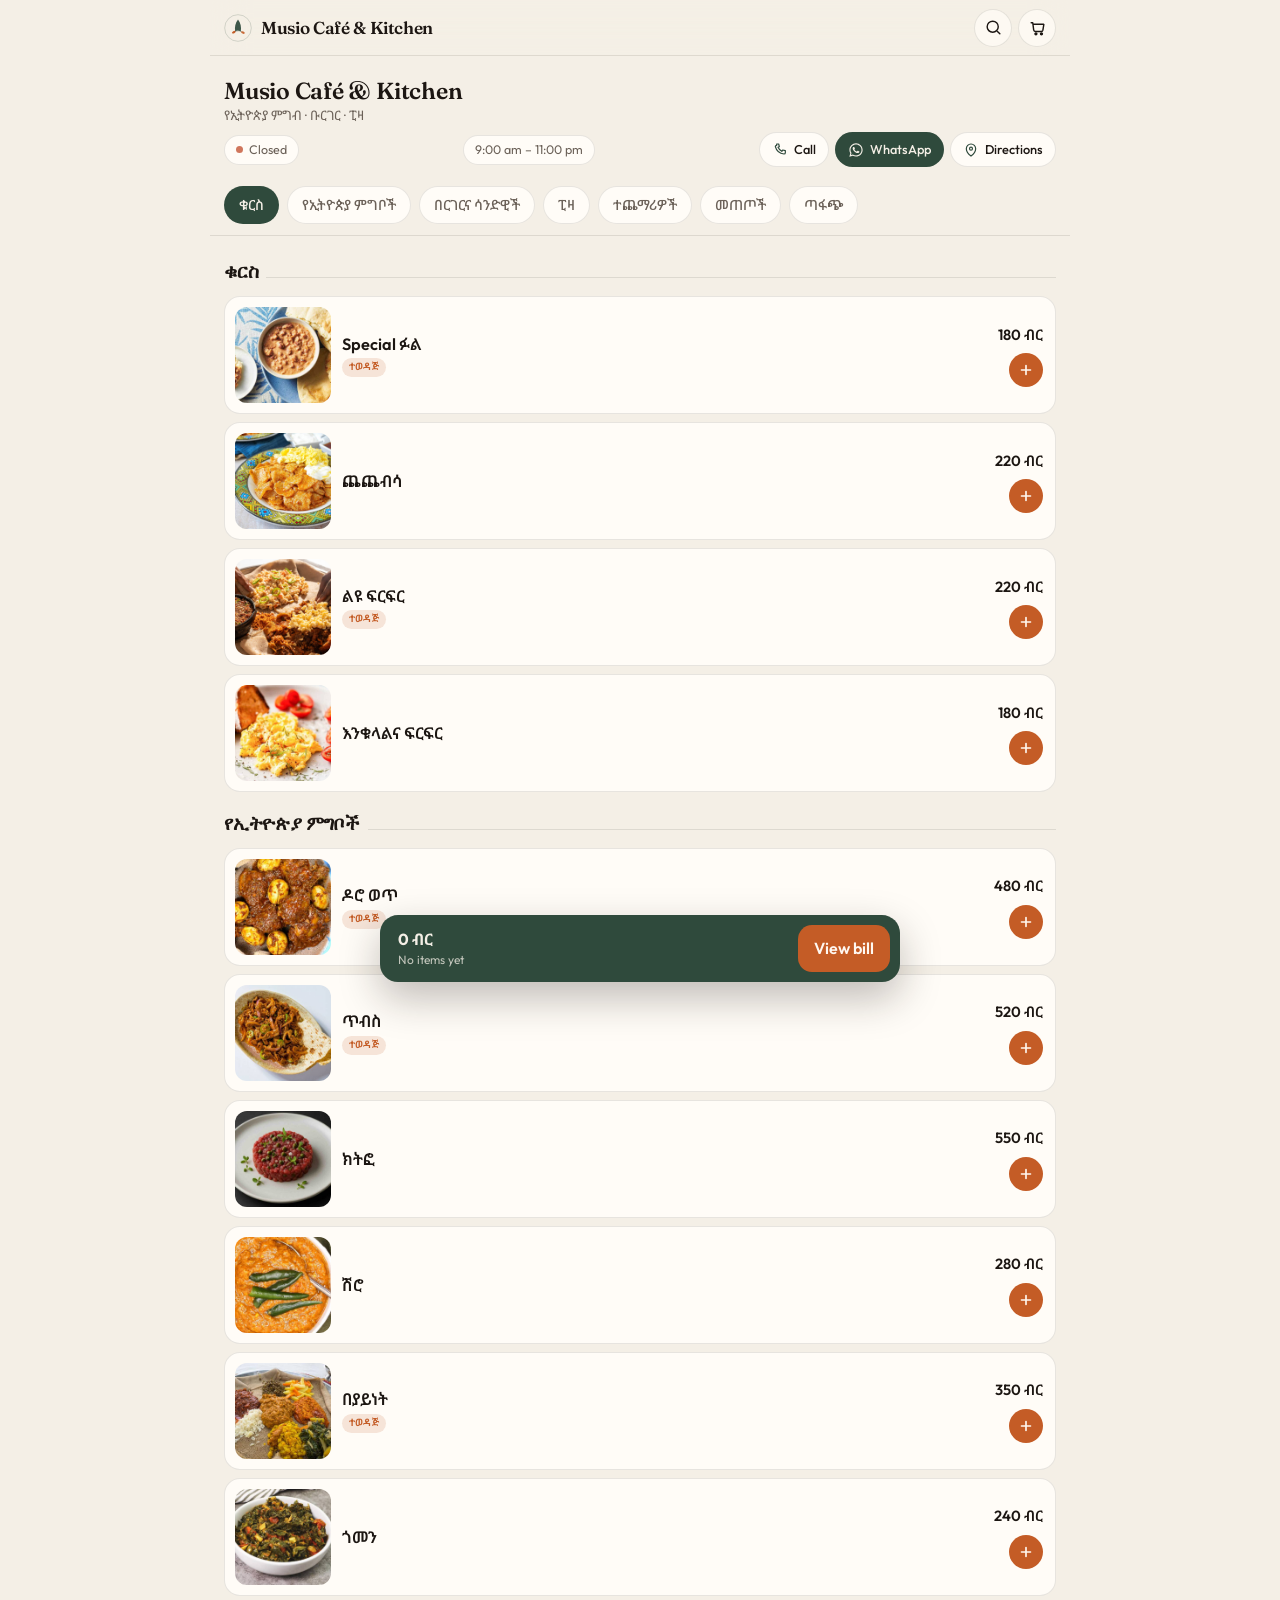
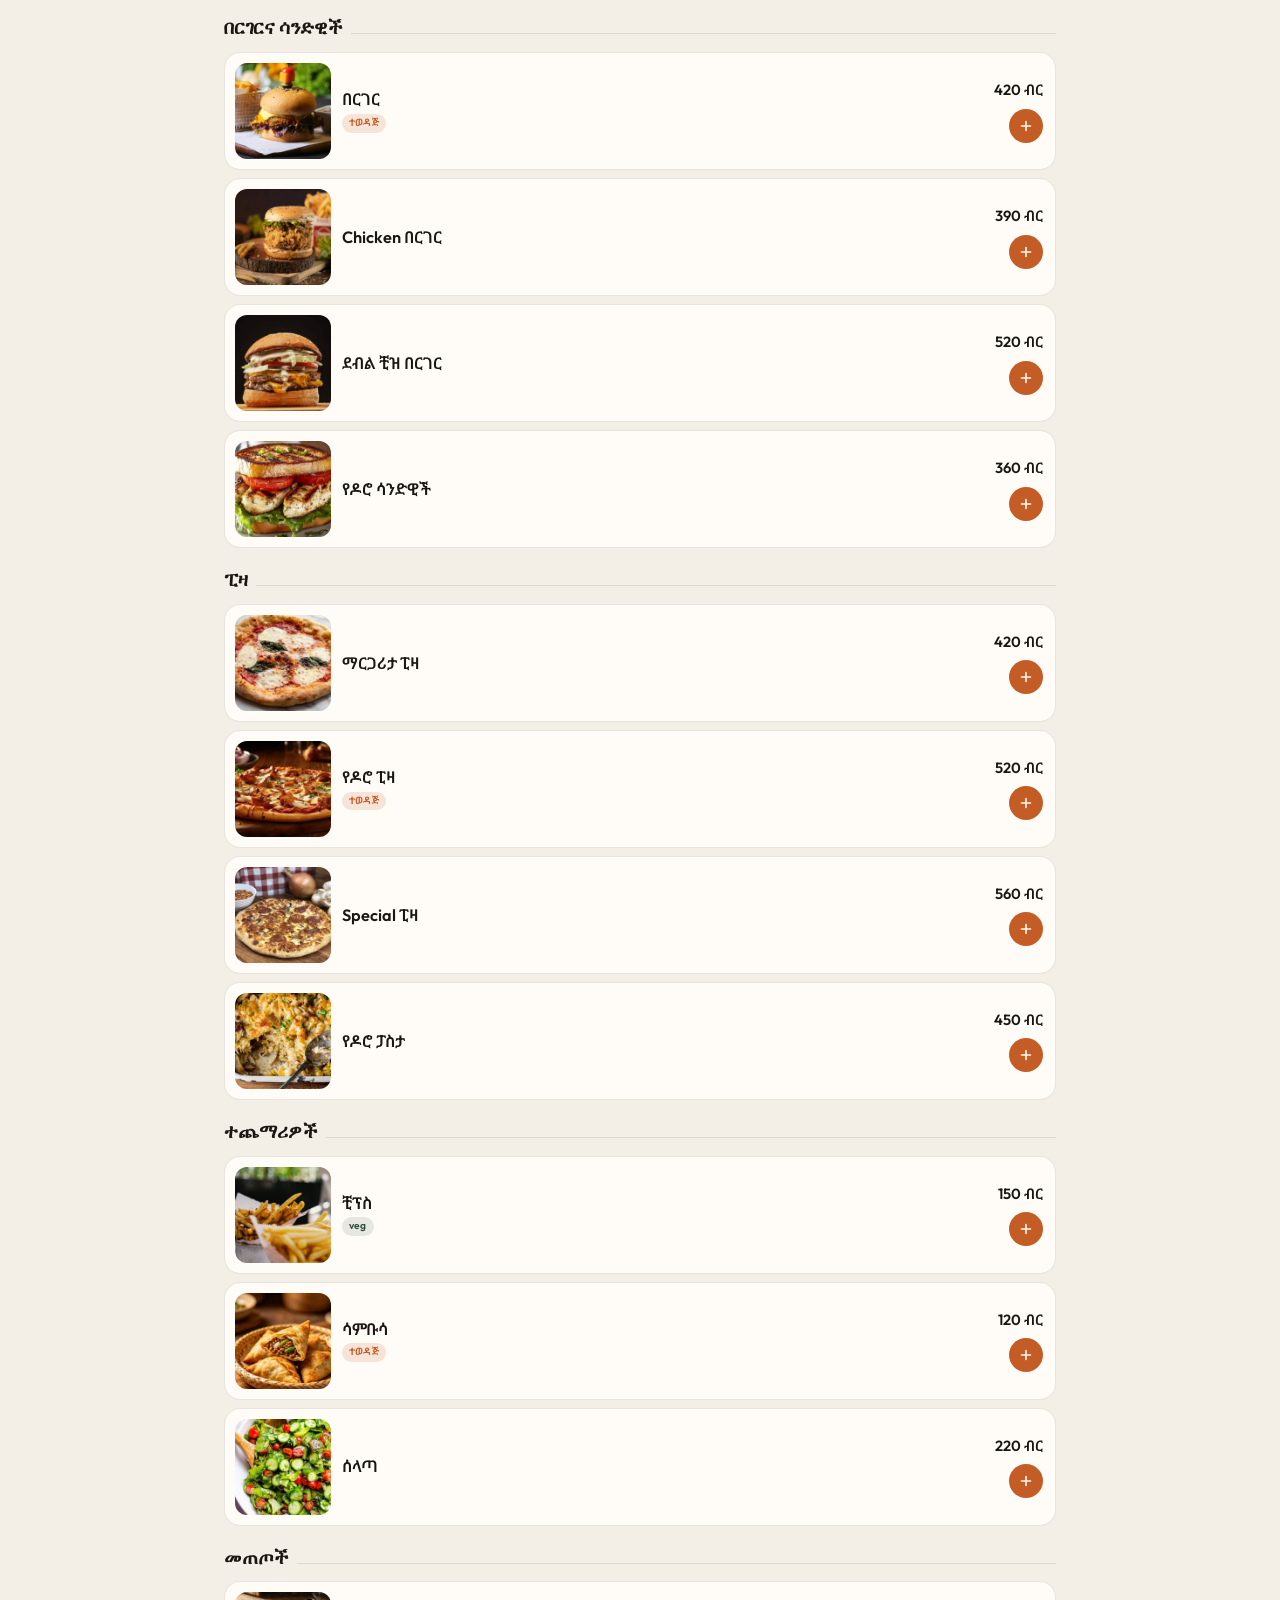
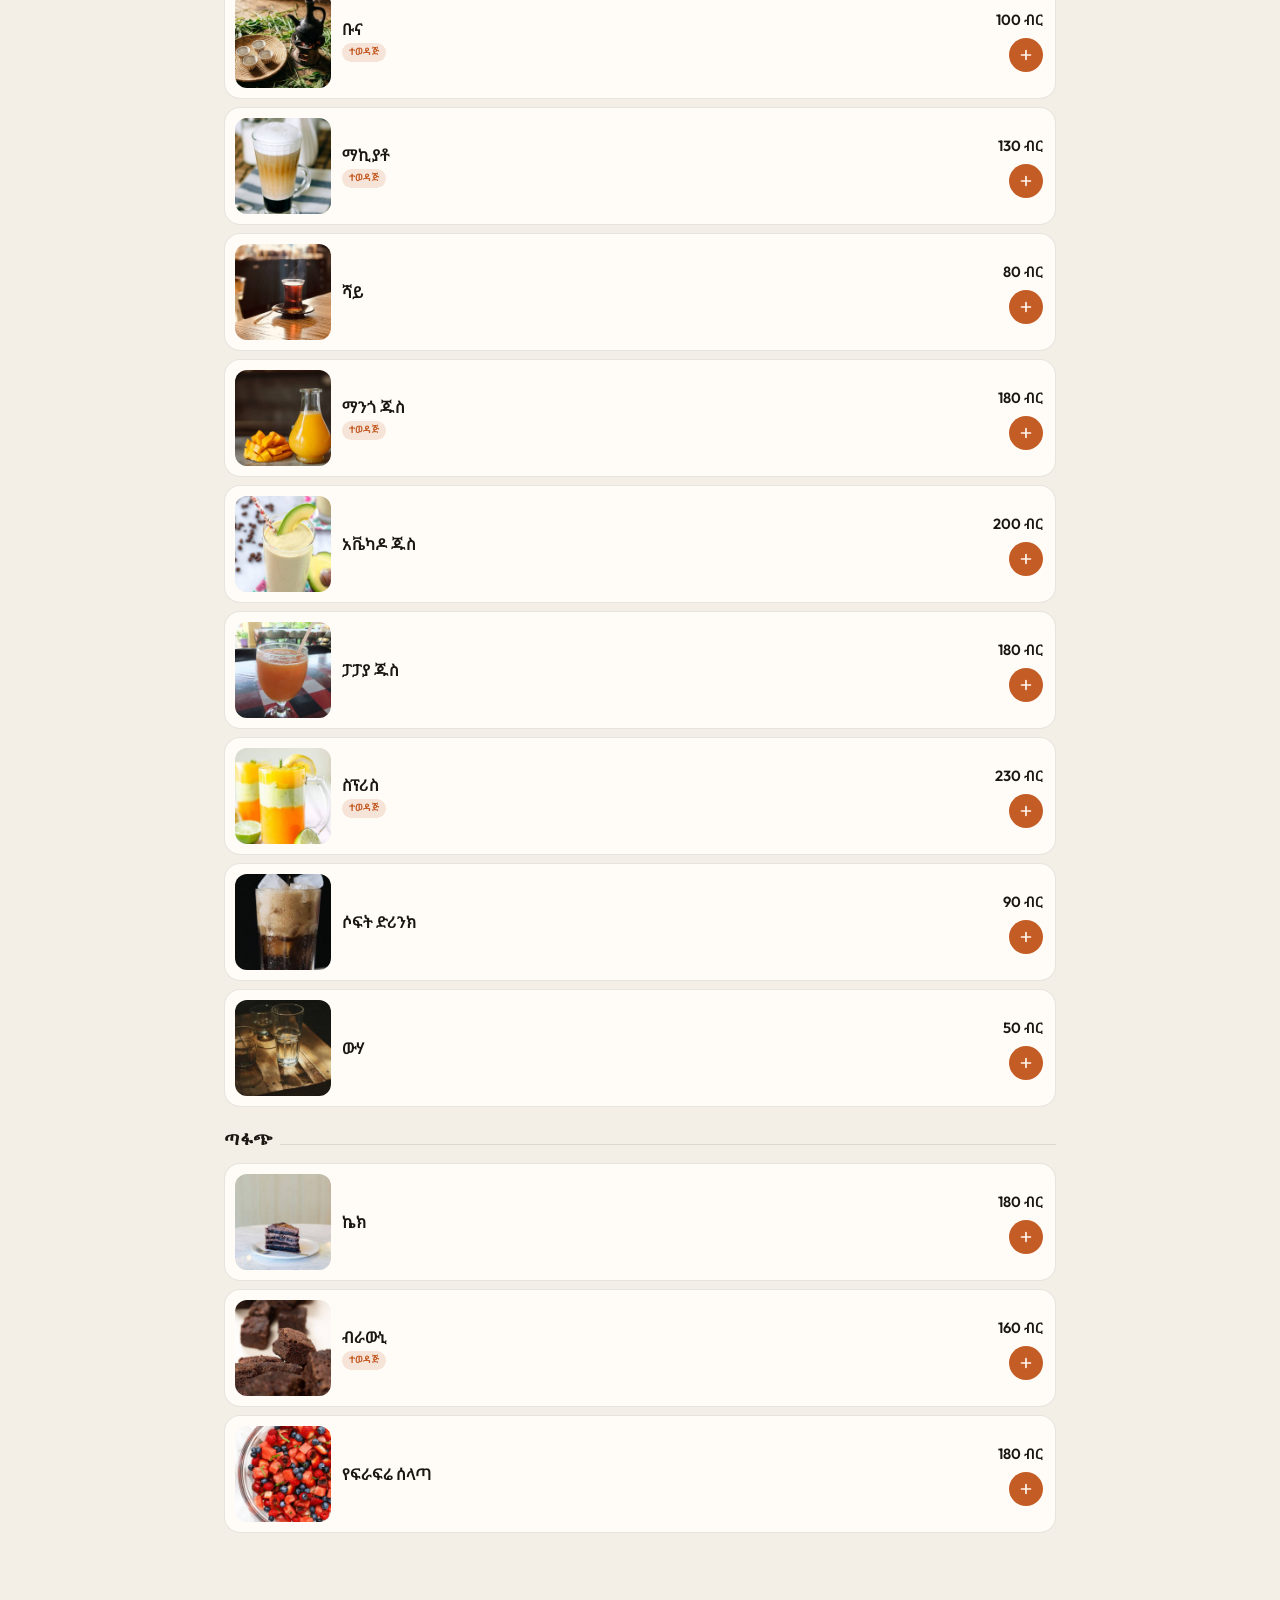
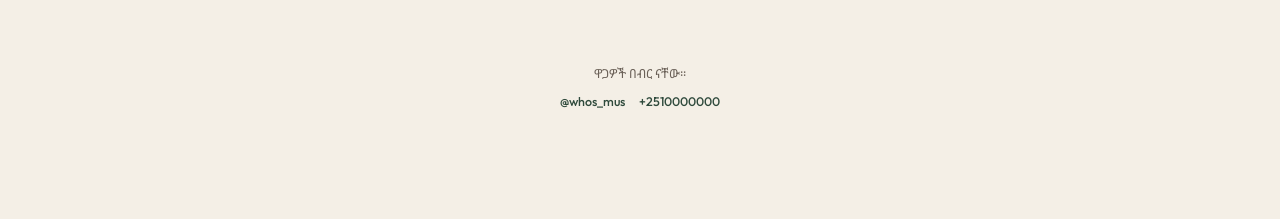
<file: index.html>
<!DOCTYPE html>
<html lang="en">
  <head>
    <script>
      (function () {
        if (!/\.github\.io$/i.test(location.hostname)) return;
        var repo = location.pathname.split("/").filter(Boolean)[0];
        if (!repo) return;
        document.write('<base href="/' + repo + '/">');
      })();
    </script>
    <meta charset="UTF-8" />
    <meta name="viewport" content="width=device-width, initial-scale=1, viewport-fit=cover" />
    <meta name="theme-color" content="#F4EFE6" />
    <meta name="apple-mobile-web-app-capable" content="yes" />
    <meta name="apple-mobile-web-app-status-bar-style" content="default" />
    <meta name="description" content="Musio Café &amp; Kitchen — the menu." />
    <title>Musio Café &amp; Kitchen · Menu</title>
    <link rel="icon" href="assets/favicon.svg" type="image/svg+xml" />
    <link rel="apple-touch-icon" href="assets/favicon.svg" />
    <link rel="manifest" href="site.webmanifest" />
    <link rel="modulepreload" href="js/app.js" />
    <link rel="modulepreload" href="js/config.js" />
    <!-- Fonts load in the background: the menu paints first, never a blank "loading" screen. -->
    <link rel="preconnect" href="https://fonts.googleapis.com" />
    <link rel="preconnect" href="https://fonts.gstatic.com" crossorigin />
    <link
      href="https://fonts.googleapis.com/css2?family=Fraunces:opsz,wght@9..144,400;9..144,600&family=Noto+Sans+Ethiopic:wght@400;500;600;700&family=Outfit:wght@300;400;500;600;700&display=swap"
      rel="stylesheet"
      media="print"
      onload="this.media='all'"
    />
    <link rel="stylesheet" href="css/styles.css" />
    <style>
      html { background: #f4efe6; }
      body {
        margin: 0;
        background: #f4efe6;
        color: #1c1612;
        font-family: "Outfit", "Noto Sans Ethiopic", "Ebrima", "Segoe UI", sans-serif;
      }
      .splash { padding: 74px 16px 16px; }
      .splash h1 { font-size: 1.3rem; margin: 0; letter-spacing: -0.01em; }
    </style>
  </head>
  <body>
    <a class="skip-link" href="#menu">Skip to menu</a>

    <div id="app">
      <div class="splash">
        <h1>Musio Café &amp; Kitchen</h1>
      </div>
    </div>
    <noscript><p style="padding: 16px">This menu needs JavaScript. Call us to order: <a href="tel:+2510000000">+251 000 0000</a>.</p></noscript>

    <dialog class="sheet" id="item-sheet" aria-labelledby="item-sheet-title"></dialog>
    <dialog class="sheet sheet--cart" id="cart-sheet" aria-labelledby="cart-sheet-title"></dialog>
    <dialog class="sheet sheet--search" id="search-sheet" aria-labelledby="search-sheet-title"></dialog>
    <dialog class="sheet sheet--hours" id="hours-sheet" aria-labelledby="hours-sheet-title"></dialog>

    <script type="module" src="js/app.js"></script>
  </body>
</html>
</file>
<file: css/styles.css>
/* ── Reset ─────────────────────────────────────────────── */
*,
*::before,
*::after {
  box-sizing: border-box;
  margin: 0;
  padding: 0;
}

html {
  scroll-behavior: smooth;
  -webkit-text-size-adjust: 100%;
}

body {
  font-family: var(--font-body);
  background: var(--bg);
  color: var(--text);
  line-height: 1.45;
  min-height: 100dvh;
  text-rendering: optimizeLegibility;
  -webkit-font-smoothing: antialiased;
}

img {
  max-width: 100%;
  display: block;
}

button,
input,
textarea {
  font: inherit;
  color: inherit;
}

button {
  cursor: pointer;
  border: 0;
  background: none;
  touch-action: manipulation;
}

a {
  color: inherit;
}

ul {
  list-style: none;
}

:root {
  --bg: #f4efe6;
  --surface: #fffcf7;
  --elevated: #ede6d9;
  --text: #1c1612;
  --text-muted: #6b6158;
  --primary: #c45c26;
  --primary-contrast: #fff8f1;
  --accent: #2f4a3c;
  --accent-contrast: #f4efe6;
  --border: rgba(28, 22, 18, 0.1);
  --overlay: rgba(20, 14, 10, 0.45);
  --radius: 16px;
  --font-display: "Fraunces", "Noto Serif Ethiopic", "Times New Roman", serif;
  --font-body: "Outfit", "Noto Sans Ethiopic", "Ebrima", "Segoe UI", sans-serif;
  --header-h: 56px;
  --chip-h: 46px;
  --shadow: 0 10px 40px rgba(28, 22, 18, 0.1);
  --ease: cubic-bezier(0.22, 1, 0.36, 1);
}

body[data-theme="dark"] {
  --shadow: 0 10px 40px rgba(0, 0, 0, 0.35);
}

.skip-link {
  position: absolute;
  left: 12px;
  top: -44px;
  background: var(--accent);
  color: var(--accent-contrast);
  padding: 8px 12px;
  border-radius: 8px;
  z-index: 100;
}

.skip-link:focus {
  top: 12px;
}

/* ── Header ────────────────────────────────────────────── */
.site-header {
  position: sticky;
  top: 0;
  z-index: 40;
  display: flex;
  align-items: center;
  justify-content: space-between;
  gap: 12px;
  height: calc(var(--header-h) + env(safe-area-inset-top));
  padding: env(safe-area-inset-top) 14px 0;
  background: color-mix(in srgb, var(--bg) 82%, transparent);
  backdrop-filter: blur(18px) saturate(1.2);
  -webkit-backdrop-filter: blur(18px) saturate(1.2);
  border-bottom: 1px solid var(--border);
}

.brand {
  display: flex;
  align-items: center;
  gap: 9px;
  min-width: 0;
  text-decoration: none;
}

.brand img,
.brand svg {
  width: 28px;
  height: 28px;
  color: var(--accent);
  flex-shrink: 0;
}

.brand__name {
  font-family: var(--font-display);
  font-weight: 600;
  font-size: 1.08rem;
  letter-spacing: -0.02em;
  white-space: nowrap;
  overflow: hidden;
  text-overflow: ellipsis;
}

.table-badge {
  font-size: 0.66rem;
  font-weight: 700;
  letter-spacing: 0.06em;
  text-transform: uppercase;
  padding: 3px 7px;
  border-radius: 999px;
  background: var(--elevated);
  color: var(--accent);
  flex-shrink: 0;
}

.header-actions {
  display: flex;
  gap: 6px;
}

.icon-btn {
  width: 38px;
  height: 38px;
  border-radius: 50%;
  display: grid;
  place-items: center;
  color: var(--text);
  background: color-mix(in srgb, var(--surface) 70%, transparent);
  border: 1px solid var(--border);
  transition: transform 0.2s var(--ease), background 0.2s;
}

.icon-btn:hover,
.icon-btn:focus-visible {
  background: var(--elevated);
  outline: none;
}

.icon-btn:active {
  transform: scale(0.94);
}

.icon-btn svg {
  width: 19px;
  height: 19px;
}

.icon-btn--cart {
  position: relative;
}

.cart-count {
  position: absolute;
  top: -2px;
  right: -2px;
  min-width: 18px;
  height: 18px;
  padding: 0 5px;
  border-radius: 99px;
  background: var(--primary);
  color: var(--primary-contrast);
  font-size: 0.68rem;
  font-weight: 700;
  display: grid;
  place-items: center;
}

.cart-count[hidden] {
  display: none;
}

/* ── Compact menu head (no landing page) ───────────────── */
.menu-head {
  padding: 12px 14px 10px;
  display: grid;
  gap: 9px;
}

.menu-head h1 {
  font-family: var(--font-display);
  font-size: clamp(1.15rem, 4.6vw, 1.45rem);
  font-weight: 600;
  line-height: 1.25;
  letter-spacing: -0.01em;
}

.menu-head h1 small {
  display: block;
  font-family: var(--font-body);
  font-size: 0.82rem;
  font-weight: 400;
  color: var(--text-muted);
  letter-spacing: 0;
  margin-top: 2px;
}

.menu-head__row {
  display: flex;
  flex-wrap: wrap;
  gap: 8px;
  align-items: center;
  justify-content: space-between;
}

.pill {
  display: inline-flex;
  align-items: center;
  gap: 6px;
  padding: 5px 11px;
  border-radius: 999px;
  background: var(--surface);
  border: 1px solid var(--border);
  font-size: 0.78rem;
  font-family: inherit;
  color: var(--text-muted);
}

button.pill {
  cursor: pointer;
}

.pill--live {
  color: var(--accent);
  font-weight: 600;
}

.pill--live::before,
.pill--closed::before {
  content: "";
  width: 7px;
  height: 7px;
  border-radius: 50%;
  background: #4caf6d;
}

.pill--closed::before {
  background: #d0765c;
}

.head-links {
  display: flex;
  gap: 6px;
  flex-wrap: wrap;
}

.qa {
  display: inline-flex;
  align-items: center;
  gap: 6px;
  padding: 7px 12px;
  border-radius: 999px;
  background: var(--surface);
  border: 1px solid var(--border);
  text-decoration: none;
  font-size: 0.8rem;
  font-weight: 500;
  transition: transform 0.2s var(--ease);
}

.qa:active {
  transform: scale(0.97);
}

.qa svg {
  width: 16px;
  height: 16px;
  color: var(--accent);
}

.qa--wa {
  background: var(--accent);
  color: var(--accent-contrast);
  border-color: transparent;
}

.qa--wa svg {
  color: var(--accent-contrast);
}

/* ── Category chips ────────────────────────────────────── */
.cat-nav-wrap {
  position: sticky;
  top: calc(var(--header-h) + env(safe-area-inset-top));
  z-index: 30;
  background: color-mix(in srgb, var(--bg) 90%, transparent);
  backdrop-filter: blur(16px);
  -webkit-backdrop-filter: blur(16px);
  border-bottom: 1px solid var(--border);
}

.cat-nav {
  display: flex;
  gap: 8px;
  overflow-x: auto;
  padding: 9px 14px 11px;
  -webkit-overflow-scrolling: touch;
  scrollbar-width: none;
}

.cat-nav::-webkit-scrollbar {
  display: none;
}

.chip {
  flex: 0 0 auto;
  padding: 8px 14px;
  border-radius: 999px;
  border: 1px solid var(--border);
  background: var(--surface);
  font-size: 0.88rem;
  font-weight: 500;
  color: var(--text-muted);
  white-space: nowrap;
  transition: 0.2s var(--ease);
}

.chip.is-active {
  background: var(--accent);
  color: var(--accent-contrast);
  border-color: transparent;
}

/* ── Menu ─────────────────────────────────────────────── */
.menu {
  padding: 4px 14px 120px;
}

.menu-section {
  padding-top: 18px;
  scroll-margin-top: calc(var(--header-h) + var(--chip-h) + env(safe-area-inset-top) + 10px);
}

.menu-section h2 {
  font-family: var(--font-display);
  font-size: 1.2rem;
  font-weight: 600;
  margin-bottom: 10px;
  letter-spacing: -0.01em;
  display: flex;
  align-items: baseline;
  gap: 8px;
}

.menu-section h2::after {
  content: "";
  flex: 1;
  height: 1px;
  background: var(--border);
}

.dish-list {
  display: grid;
  gap: 8px;
}

.dish {
  display: grid;
  grid-template-columns: 76px 1fr auto;
  gap: 11px;
  align-items: center;
  padding: 8px;
  background: var(--surface);
  border: 1px solid var(--border);
  border-radius: var(--radius);
  text-align: left;
  width: 100%;
  transition: transform 0.2s var(--ease), box-shadow 0.2s;
}

.dish:hover {
  box-shadow: var(--shadow);
}

.dish.is-sold {
  opacity: 0.55;
}

.dish__photo {
  width: 76px;
  height: 76px;
  border-radius: 12px;
  object-fit: cover;
  background: var(--elevated);
  cursor: pointer;
}

.dish.no-photo {
  grid-template-columns: 1fr auto;
}

.dish__body {
  min-width: 0;
  width: 100%;
  text-align: left;
  display: flex;
  flex-direction: column;
  align-items: flex-start;
  gap: 4px;
}

.dish__name {
  font-weight: 600;
  font-size: 1.02rem;
  letter-spacing: 0;
  line-height: 1.25;
}

.dish__side {
  display: flex;
  flex-direction: column;
  align-items: flex-end;
  gap: 8px;
  padding-right: 2px;
}

.price {
  font-weight: 600;
  font-size: 0.92rem;
  white-space: nowrap;
}

.add-btn {
  width: 34px;
  height: 34px;
  border-radius: 50%;
  display: grid;
  place-items: center;
  background: var(--primary);
  color: var(--primary-contrast);
  transition: transform 0.18s var(--ease);
}

.add-btn:active {
  transform: scale(0.9);
}

.add-btn svg {
  width: 18px;
  height: 18px;
}

.tags {
  display: flex;
  flex-wrap: wrap;
  gap: 4px;
}

.tags:empty {
  display: none;
}

.tag {
  font-size: 0.64rem;
  letter-spacing: 0.02em;
  font-weight: 600;
  padding: 2px 7px;
  border-radius: 999px;
  background: var(--elevated);
  color: var(--text-muted);
}

.tag--popular {
  background: color-mix(in srgb, var(--primary) 15%, var(--surface));
  color: var(--primary);
}

.tag--spicy {
  background: #fde8e4;
  color: #b42318;
}

.tag--veg {
  background: color-mix(in srgb, var(--accent) 12%, var(--surface));
  color: var(--accent);
}

.sold-badge {
  font-size: 0.7rem;
  font-weight: 600;
  color: var(--text-muted);
}

/* ── Footer ────────────────────────────────────────────── */
.site-footer {
  text-align: center;
  color: var(--text-muted);
  font-size: 0.78rem;
  padding: 12px 20px calc(108px + env(safe-area-inset-bottom));
}

.footer-links {
  margin-top: 10px;
  display: flex;
  gap: 14px;
  justify-content: center;
  flex-wrap: wrap;
}

.footer-links a {
  color: var(--accent);
  font-weight: 500;
  text-decoration: none;
}

/* ── Cart bar ──────────────────────────────────────────── */
.cart-bar {
  position: fixed;
  left: 12px;
  right: 12px;
  bottom: calc(12px + env(safe-area-inset-bottom));
  z-index: 45;
  display: flex;
  align-items: center;
  justify-content: space-between;
  gap: 12px;
  padding: 10px 10px 10px 18px;
  background: var(--accent);
  color: var(--accent-contrast);
  border-radius: 18px;
  box-shadow: 0 16px 40px rgba(28, 22, 18, 0.28);
  transform: translateY(140%);
  transition: transform 0.35s var(--ease);
}

.cart-bar.is-visible {
  transform: translateY(0);
}

.cart-bar__meta {
  display: grid;
  min-width: 0;
}

.cart-bar__meta small {
  opacity: 0.75;
  font-size: 0.75rem;
}

.cart-bar__cta {
  background: var(--primary);
  color: var(--primary-contrast);
  border-radius: 14px;
  padding: 12px 16px;
  font-weight: 600;
  white-space: nowrap;
}

/* ── Sheets / dialogs ──────────────────────────────────── */
.sheet {
  width: min(100%, 560px);
  max-height: min(92dvh, 860px);
  margin: auto 0 0 auto;
  border: 0;
  padding: 0;
  background: var(--bg);
  color: var(--text);
  border-radius: 24px 24px 0 0;
  box-shadow: var(--shadow);
  overflow-y: auto;
}

.sheet::backdrop {
  background: var(--overlay);
  backdrop-filter: blur(4px);
}

.sheet[open] {
  animation: rise 0.32s var(--ease);
}

@keyframes rise {
  from {
    transform: translateY(24px);
    opacity: 0.4;
  }
}

.sheet__grab {
  width: 40px;
  height: 4px;
  border-radius: 99px;
  background: var(--border);
  margin: 10px auto 0;
}

.sheet__hero {
  width: 100%;
  height: 220px;
  object-fit: cover;
}

.sheet__body {
  padding: 10px 20px calc(24px + env(safe-area-inset-bottom));
}

.sheet__top {
  display: flex;
  justify-content: space-between;
  gap: 12px;
  align-items: flex-start;
}

.sheet__top h2 {
  font-family: var(--font-display);
  font-size: 1.5rem;
  font-weight: 600;
  letter-spacing: -0.02em;
  line-height: 1.2;
  display: flex;
  align-items: center;
  gap: 8px;
}

.sheet__top h2 svg {
  width: 20px;
  height: 20px;
  color: var(--accent);
}

.sheet__close {
  width: 34px;
  height: 34px;
  border-radius: 50%;
  background: var(--elevated);
  display: grid;
  place-items: center;
  flex-shrink: 0;
}

.sheet__note {
  color: var(--text-muted);
  margin: 10px 0 14px;
  font-size: 0.92rem;
}

.qty-row {
  display: flex;
  align-items: center;
  justify-content: space-between;
  gap: 12px;
  margin: 14px 0 12px;
}

.stepper {
  display: flex;
  align-items: center;
  gap: 4px;
  background: var(--surface);
  border: 1px solid var(--border);
  border-radius: 999px;
  padding: 4px;
}

.stepper button {
  width: 34px;
  height: 34px;
  border-radius: 50%;
  background: var(--elevated);
  font-size: 1.15rem;
  line-height: 1;
}

.stepper--sm button {
  width: 30px;
  height: 30px;
  font-size: 1rem;
}

.stepper span {
  min-width: 26px;
  text-align: center;
  font-weight: 600;
}

.field {
  display: grid;
  gap: 6px;
  margin-bottom: 12px;
}

.field input,
.field textarea {
  width: 100%;
  border: 1px solid var(--border);
  background: var(--surface);
  border-radius: 12px;
  padding: 12px 14px;
  outline: none;
}

.field input:focus,
.field textarea:focus {
  border-color: var(--accent);
}

.primary-btn {
  display: grid;
  place-items: center;
  width: 100%;
  border-radius: 14px;
  padding: 14px 16px;
  background: var(--primary);
  color: var(--primary-contrast);
  font-weight: 600;
  margin-top: 10px;
  text-decoration: none;
  text-align: center;
}

.primary-btn:disabled {
  opacity: 0.45;
  cursor: not-allowed;
}

.ghost-btn {
  display: flex;
  align-items: center;
  justify-content: center;
  gap: 8px;
  width: 100%;
  border-radius: 14px;
  padding: 12px;
  border: 1px solid var(--border);
  margin-top: 10px;
  font-weight: 500;
  text-decoration: none;
  color: var(--text-muted);
  font-size: 0.9rem;
}

.link-btn {
  font-size: 0.75rem;
  font-weight: 600;
  color: var(--text-muted);
  min-height: 28px;
  text-decoration: underline;
}

/* Cart sheet */
.cart-items {
  display: grid;
  gap: 8px;
  margin: 12px 0 14px;
}

.cart-line {
  display: grid;
  grid-template-columns: 56px 1fr auto;
  gap: 11px;
  align-items: center;
  padding: 8px;
  background: var(--surface);
  border: 1px solid var(--border);
  border-radius: 14px;
}

.cart-line img {
  width: 56px;
  height: 56px;
  border-radius: 10px;
  object-fit: cover;
}

.cart-line__body {
  min-width: 0;
}

.cart-line h3 {
  font-size: 0.95rem;
  font-weight: 600;
}

.cart-line p {
  color: var(--text-muted);
  font-size: 0.78rem;
  margin-bottom: 6px;
}

.cart-line__side {
  display: grid;
  justify-items: end;
  gap: 4px;
}

.cart-total {
  display: flex;
  justify-content: space-between;
  font-size: 1.05rem;
  font-weight: 600;
  padding: 8px 0 4px;
  border-top: 1px solid var(--border);
}

.cart-empty {
  text-align: center;
  padding: 28px 12px;
  color: var(--text-muted);
}

.search-list {
  display: grid;
  gap: 8px;
  margin-top: 4px;
  max-height: 55dvh;
  overflow: auto;
}

.hours-list {
  margin-top: 14px;
  display: grid;
  gap: 6px;
  font-size: 0.92rem;
}

.hours-list div {
  display: flex;
  justify-content: space-between;
  gap: 16px;
  padding: 8px 0;
  border-top: 1px solid var(--border);
}

/* ── Desktop ───────────────────────────────────────────── */
@media (min-width: 840px) {
  body {
    background:
      radial-gradient(1100px 420px at 50% -10%, color-mix(in srgb, var(--primary) 12%, transparent), transparent 55%),
      var(--bg);
  }

  #app {
    max-width: 860px;
    margin: 0 auto;
  }

  .site-header,
  .cat-nav-wrap {
    max-width: 860px;
    margin: 0 auto;
    left: 0;
    right: 0;
  }

  .menu-head {
    padding-top: 20px;
  }

  .dish {
    grid-template-columns: 96px 1fr auto;
    padding: 10px;
  }

  .dish__photo {
    width: 96px;
    height: 96px;
  }

  .sheet {
    margin: auto;
    border-radius: 24px;
    width: min(520px, calc(100% - 32px));
  }

  .cart-bar {
    left: 50%;
    transform: translate(-50%, 140%);
    max-width: 520px;
  }

  .cart-bar.is-visible {
    transform: translate(-50%, 0);
  }
}

@media (prefers-reduced-motion: reduce) {
  *,
  *::before,
  *::after {
    animation: none !important;
    transition: none !important;
    scroll-behavior: auto !important;
  }
}
</file>
